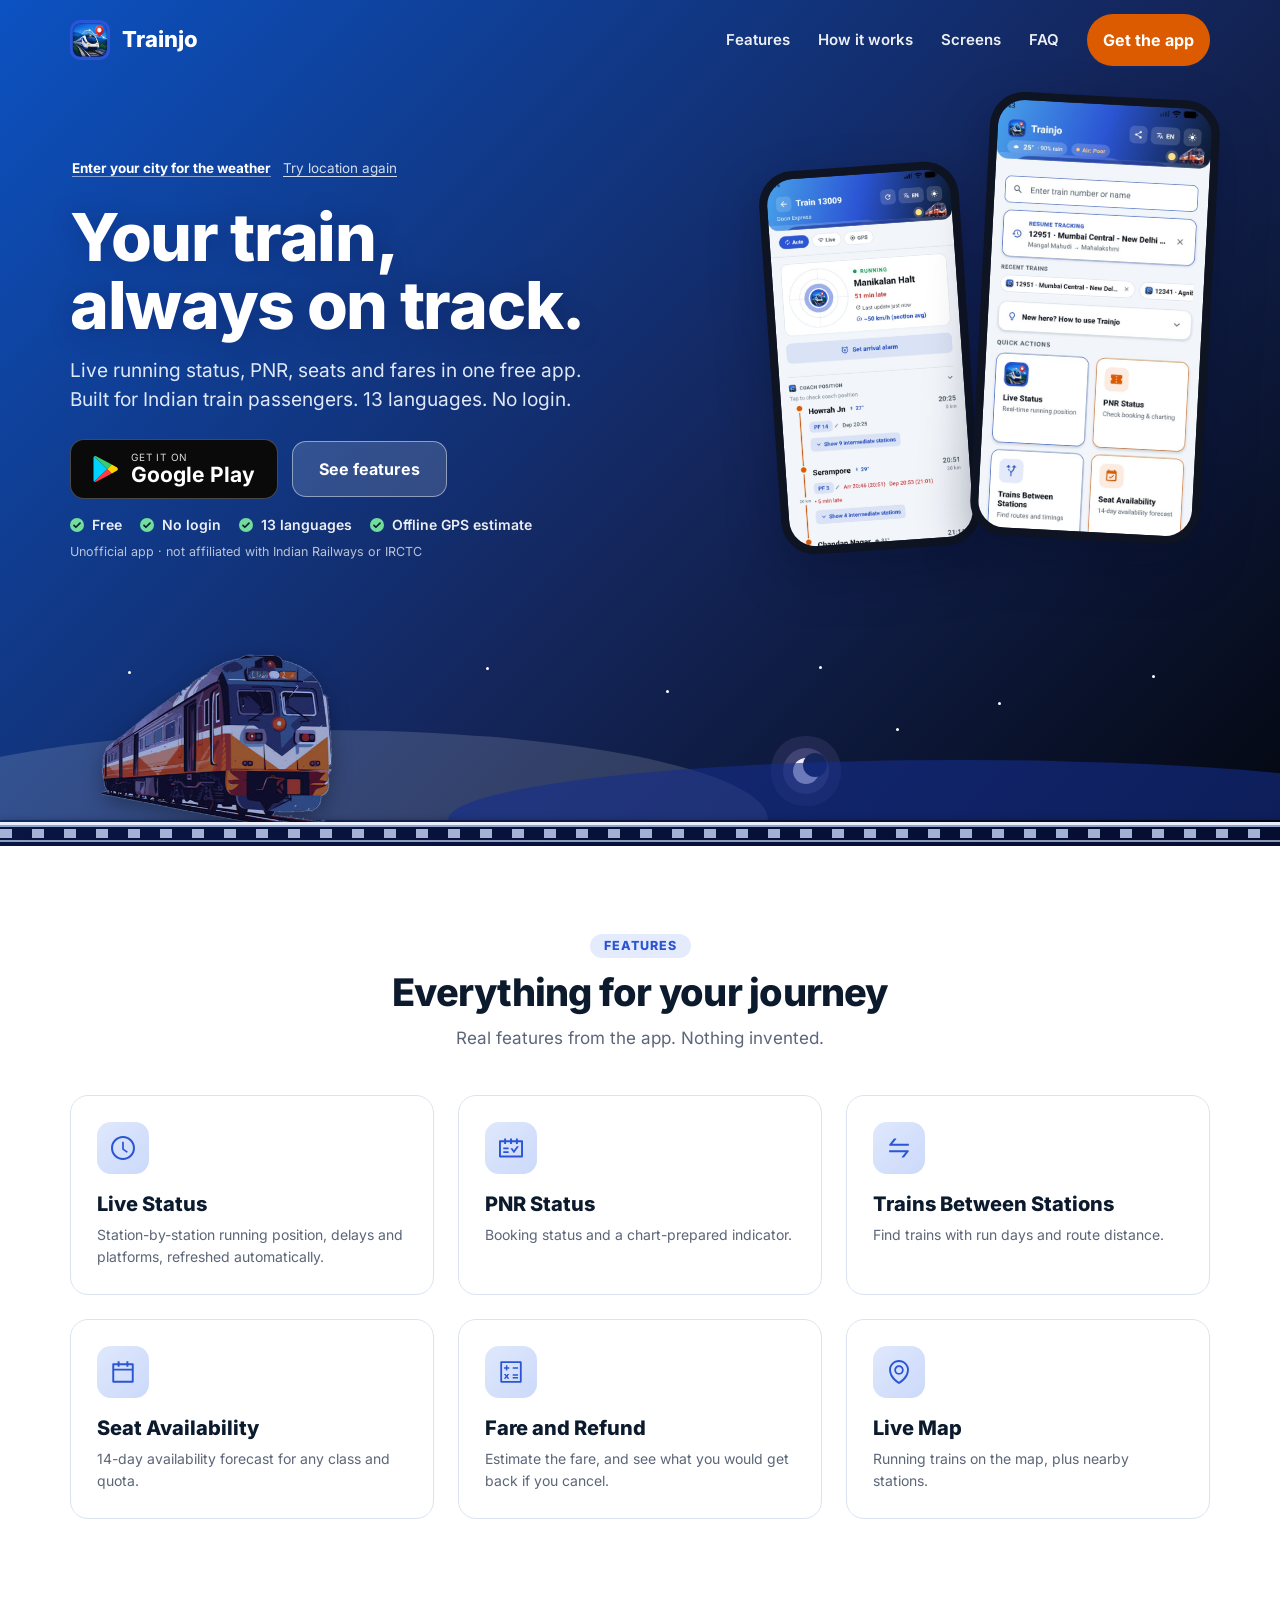
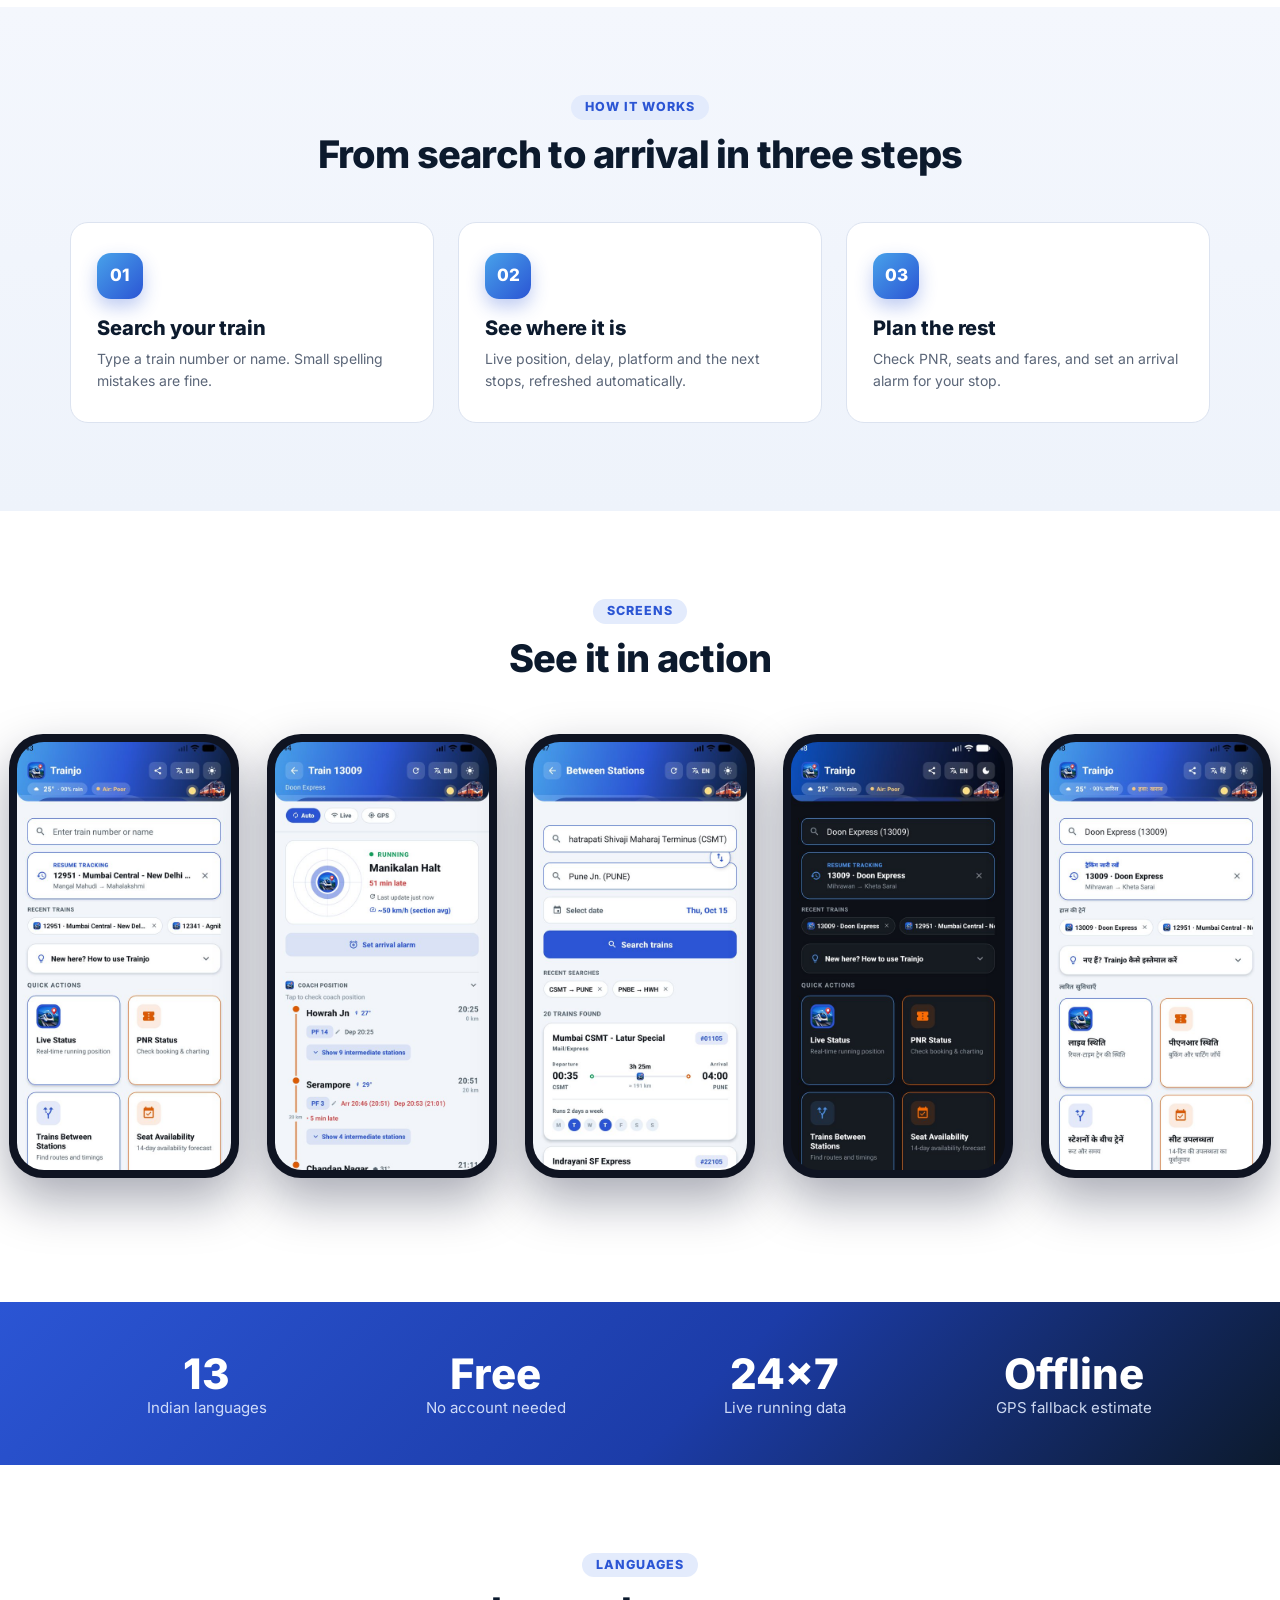
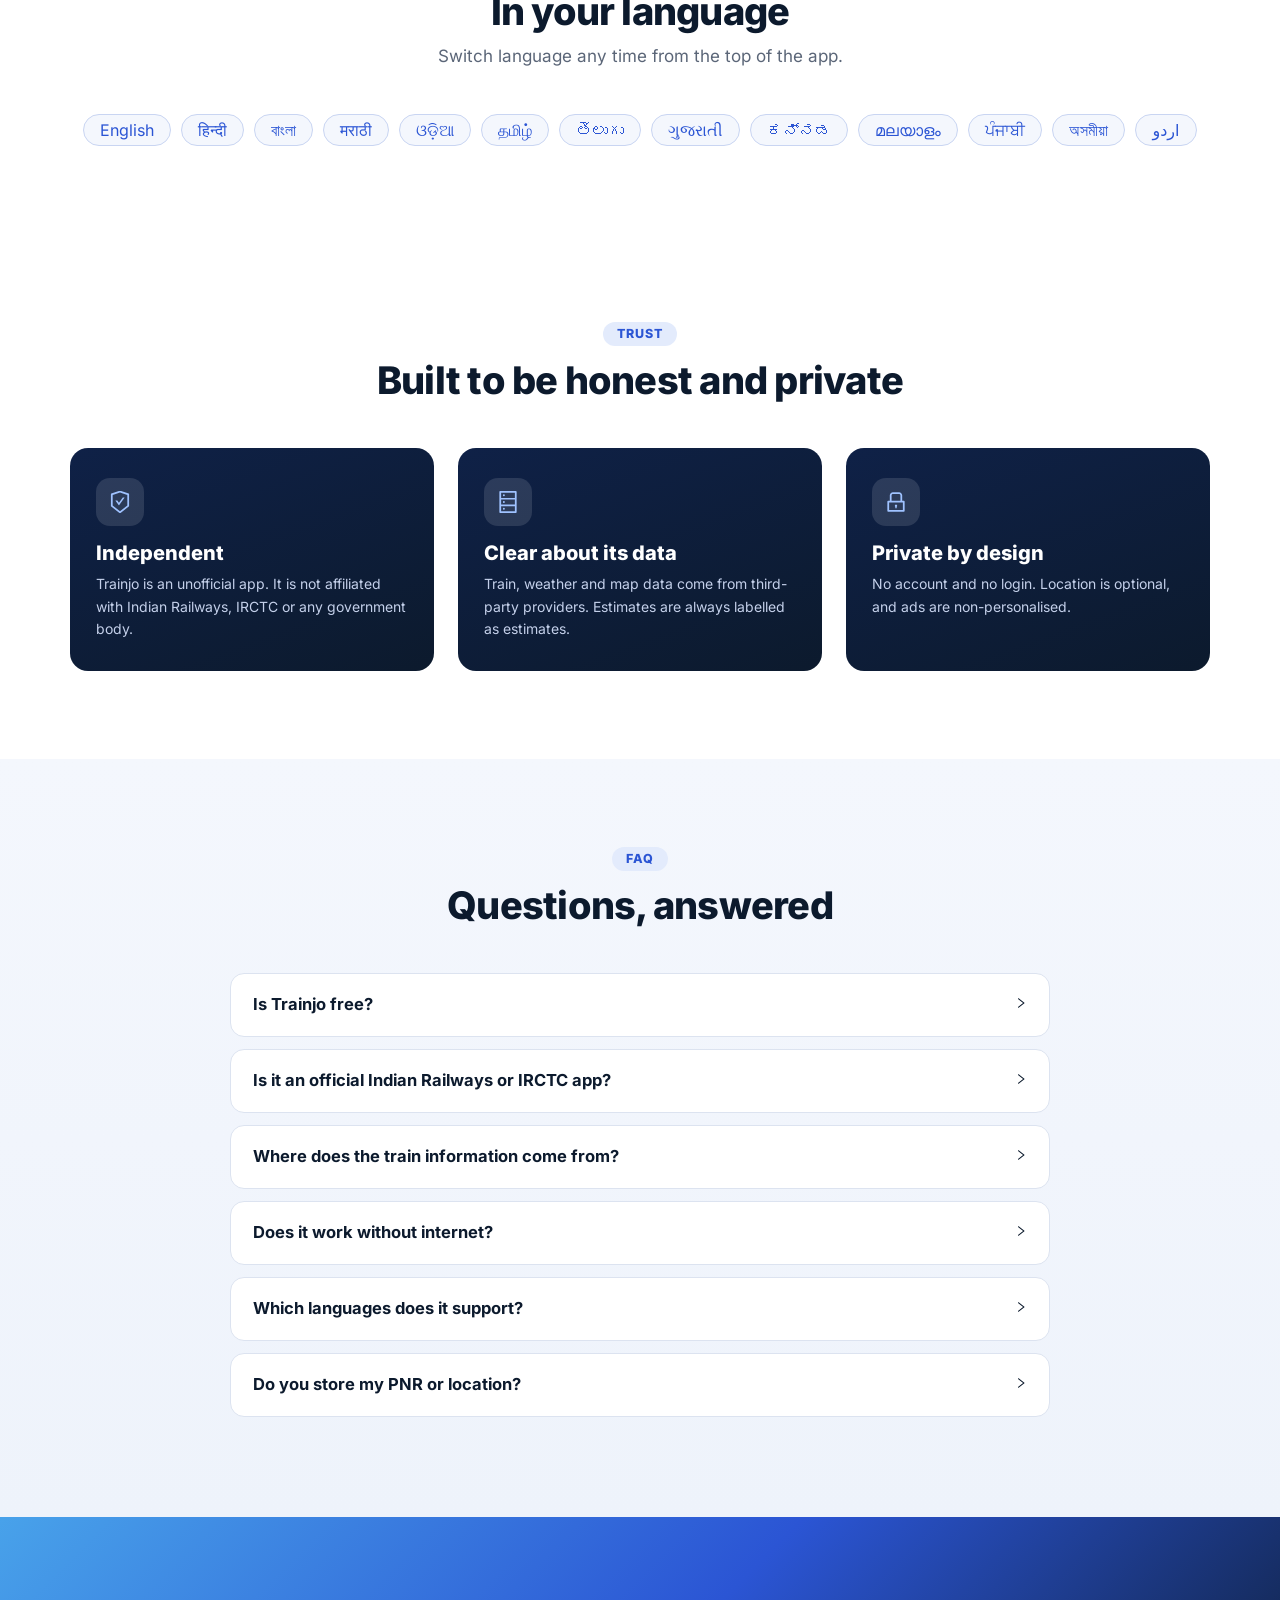
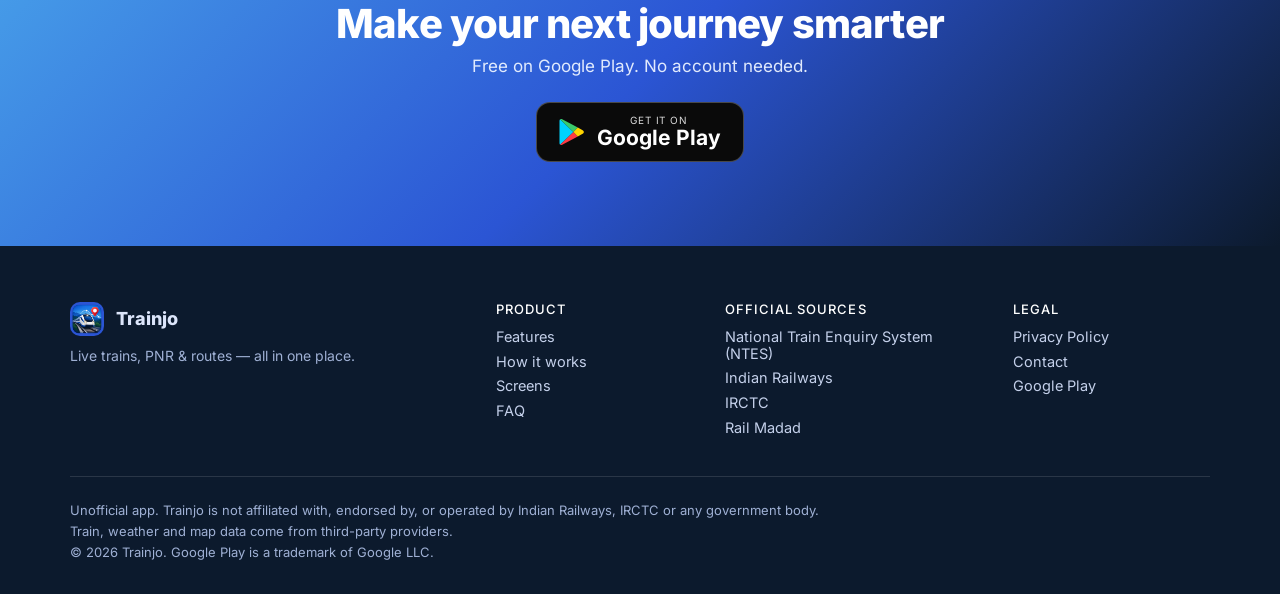
<file: index.html>
<!doctype html>
<html lang="en">
  <head>
    <meta charset="UTF-8" />
    <link rel="icon" type="image/png" href="/img/icon.png" />
    <meta name="viewport" content="width=device-width, initial-scale=1.0" />
    <meta name="theme-color" content="#2B55D4" />
    <title>Trainjo: live train status, PNR, seats and fares</title>
    <meta name="description" content="Trainjo is a free, unofficial app for Indian train passengers: live running status, PNR status, seat availability, fares, trains between stations and a live map, in 13 languages." />
    <meta property="og:title" content="Trainjo: live train status, PNR, seats and fares" />
    <meta property="og:description" content="Free, unofficial companion for Indian train travel. 13 languages. No login." />
    <meta property="og:image" content="https://trainjo.com/img/og.png" />
    <meta property="og:type" content="website" />
    <meta property="og:site_name" content="Trainjo" />
    <meta property="og:url" content="https://trainjo.com/" />
    <link rel="canonical" href="https://trainjo.com/" />
    <link rel="apple-touch-icon" href="/img/icon.png" />
    <script async src="https://pagead2.googlesyndication.com/pagead/js/adsbygoogle.js?client=ca-pub-6498047627051985" crossorigin="anonymous"></script>
    <meta name="twitter:card" content="summary_large_image" />
    <script type="application/ld+json">
      {
        "@context": "https://schema.org",
        "@type": "WebSite",
        "name": "Trainjo",
        "url": "https://trainjo.com/"
      }
    </script>
    <script type="application/ld+json">
      {
        "@context": "https://schema.org",
        "@type": "MobileApplication",
        "name": "Trainjo",
        "operatingSystem": "ANDROID",
        "applicationCategory": "TravelApplication",
        "description": "Free, unofficial app for Indian train passengers: live running status, PNR status, seat availability, fares, trains between stations and a live map, in 13 languages.",
        "offers": { "@type": "Offer", "price": "0", "priceCurrency": "INR" },
        "downloadUrl": "https://play.google.com/store/apps/details?id=com.mukeshthakur.railpulse"
      }
    </script>
    <script type="module" crossorigin src="/assets/index-Do2FTMP2.js"></script>
    <link rel="stylesheet" crossorigin href="/assets/index-GALeiOgY.css">
  </head>
  <body>
    <div id="root"></div>
  </body>
</html>
</file>
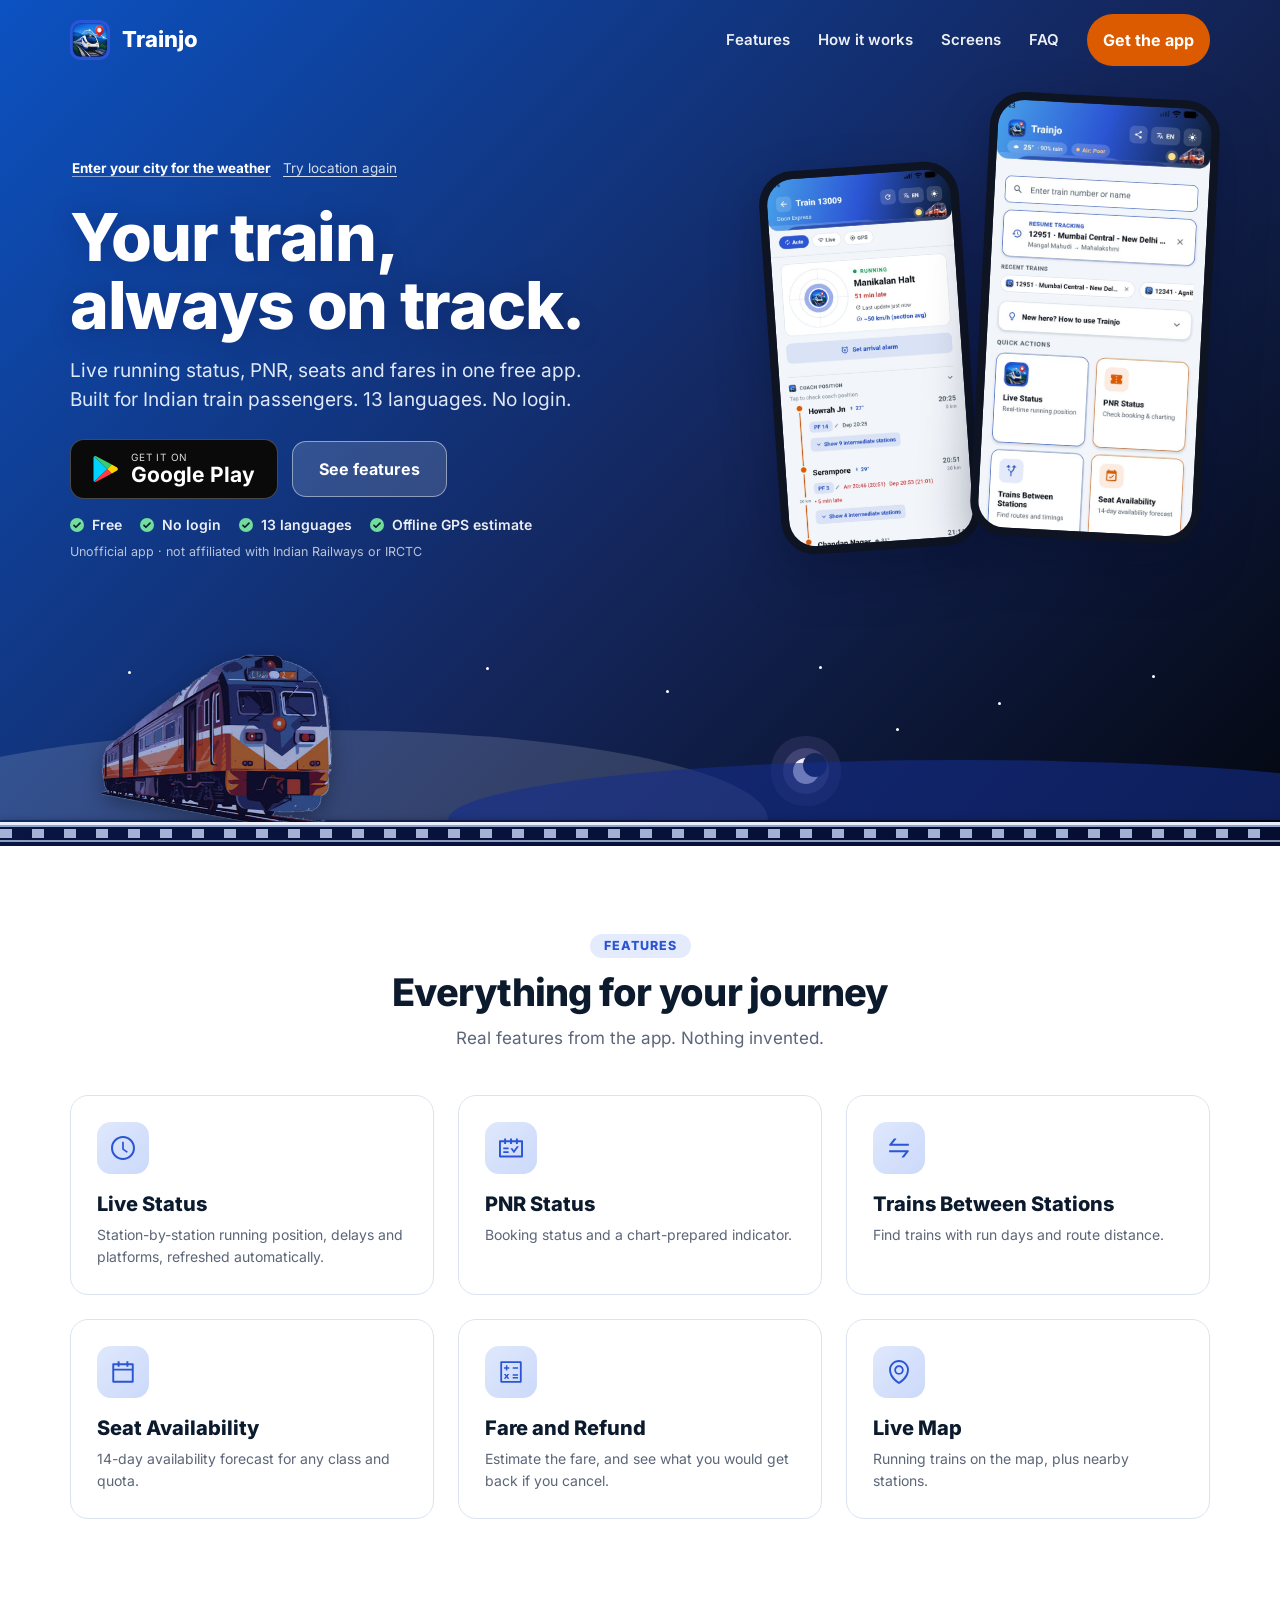
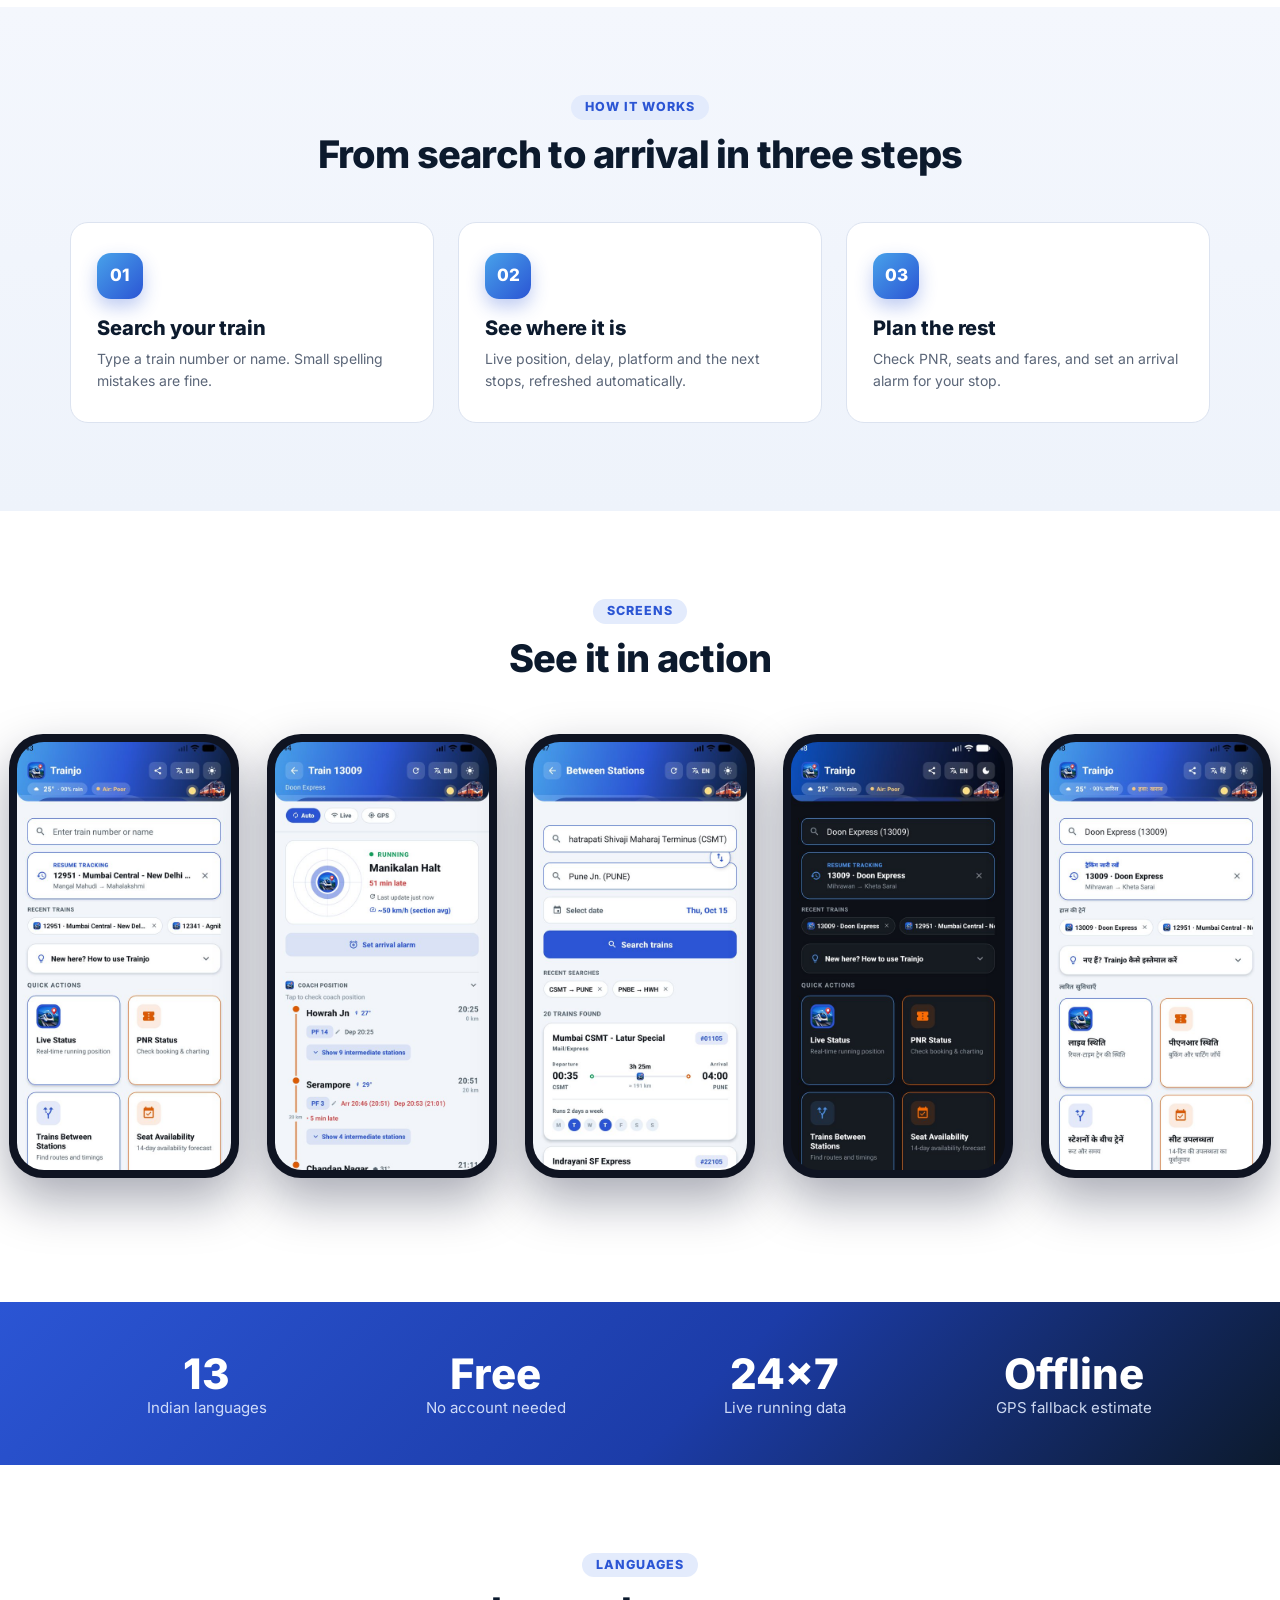
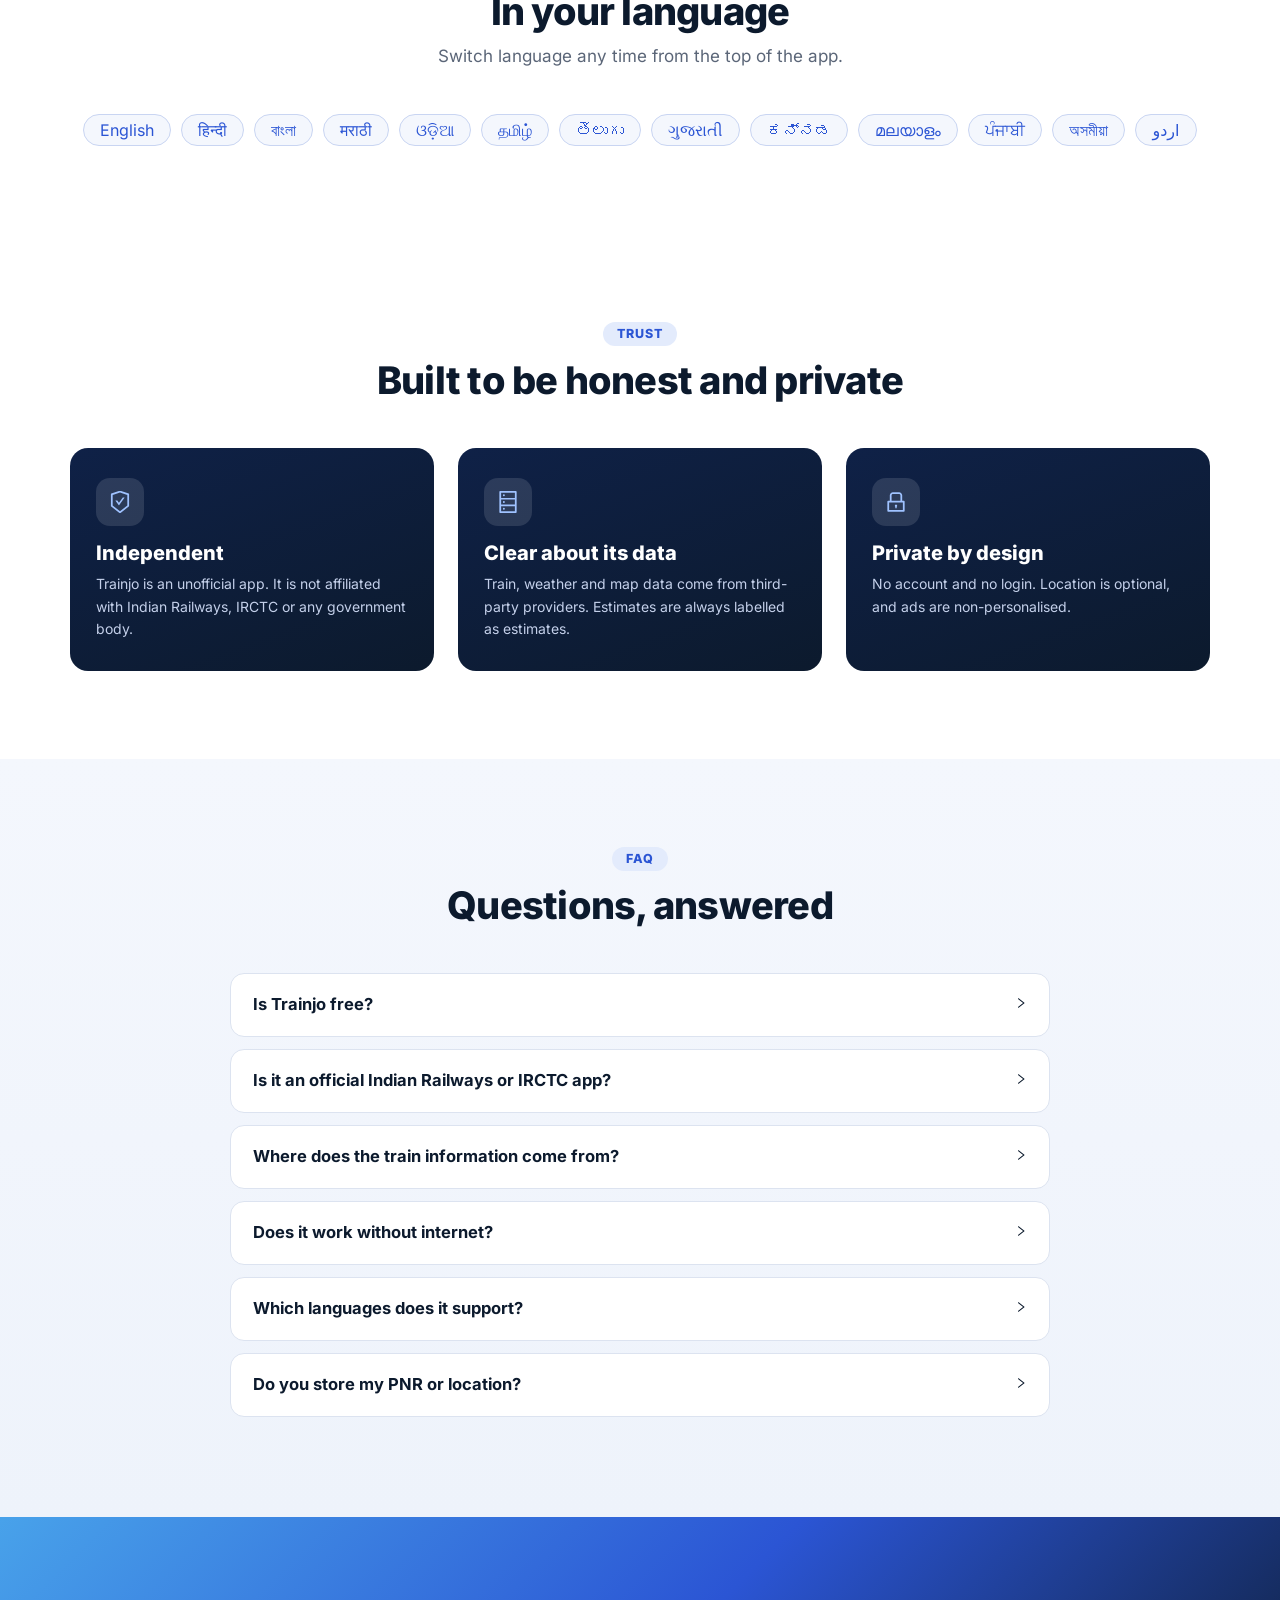
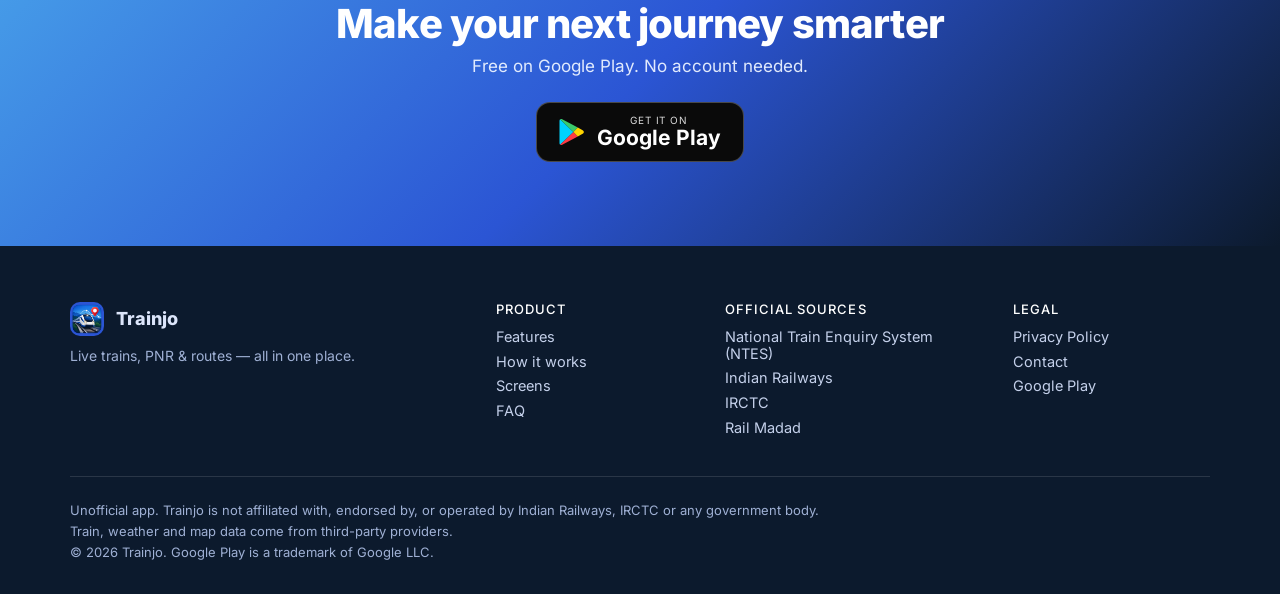
<file: contact/index.html>
<!doctype html>
<html lang="en">
  <head>
    <meta charset="UTF-8" />
    <link rel="icon" type="image/png" href="/img/icon.png" />
    <meta name="viewport" content="width=device-width, initial-scale=1.0" />
    <meta name="theme-color" content="#2B55D4" />
    <title>Contact | Trainjo</title>
    <meta name="description" content="Trainjo is a free, unofficial app for Indian train passengers: live running status, PNR status, seat availability, fares, trains between stations and a live map, in 13 languages." />
    <meta property="og:title" content="Contact | Trainjo" />
    <meta property="og:description" content="Free, unofficial companion for Indian train travel. 13 languages. No login." />
    <meta property="og:image" content="https://trainjo.com/img/og.png" />
    <meta property="og:type" content="website" />
    <meta property="og:site_name" content="Trainjo" />
    <meta property="og:url" content="https://trainjo.com/contact/" />
    <link rel="canonical" href="https://trainjo.com/contact/" />
    <link rel="apple-touch-icon" href="/img/icon.png" />
    <script async src="https://pagead2.googlesyndication.com/pagead/js/adsbygoogle.js?client=ca-pub-6498047627051985" crossorigin="anonymous"></script>
    <meta name="twitter:card" content="summary_large_image" />
    <script type="application/ld+json">
      {
        "@context": "https://schema.org",
        "@type": "WebSite",
        "name": "Trainjo",
        "url": "https://trainjo.com/"
      }
    </script>
    <script type="application/ld+json">
      {
        "@context": "https://schema.org",
        "@type": "MobileApplication",
        "name": "Trainjo",
        "operatingSystem": "ANDROID",
        "applicationCategory": "TravelApplication",
        "description": "Free, unofficial app for Indian train passengers: live running status, PNR status, seat availability, fares, trains between stations and a live map, in 13 languages.",
        "offers": { "@type": "Offer", "price": "0", "priceCurrency": "INR" },
        "downloadUrl": "https://play.google.com/store/apps/details?id=com.mukeshthakur.railpulse"
      }
    </script>
    <script type="module" crossorigin src="/assets/index-Do2FTMP2.js"></script>
    <link rel="stylesheet" crossorigin href="/assets/index-GALeiOgY.css">
  </head>
  <body>
    <div id="root"></div>
  </body>
</html>
</file>
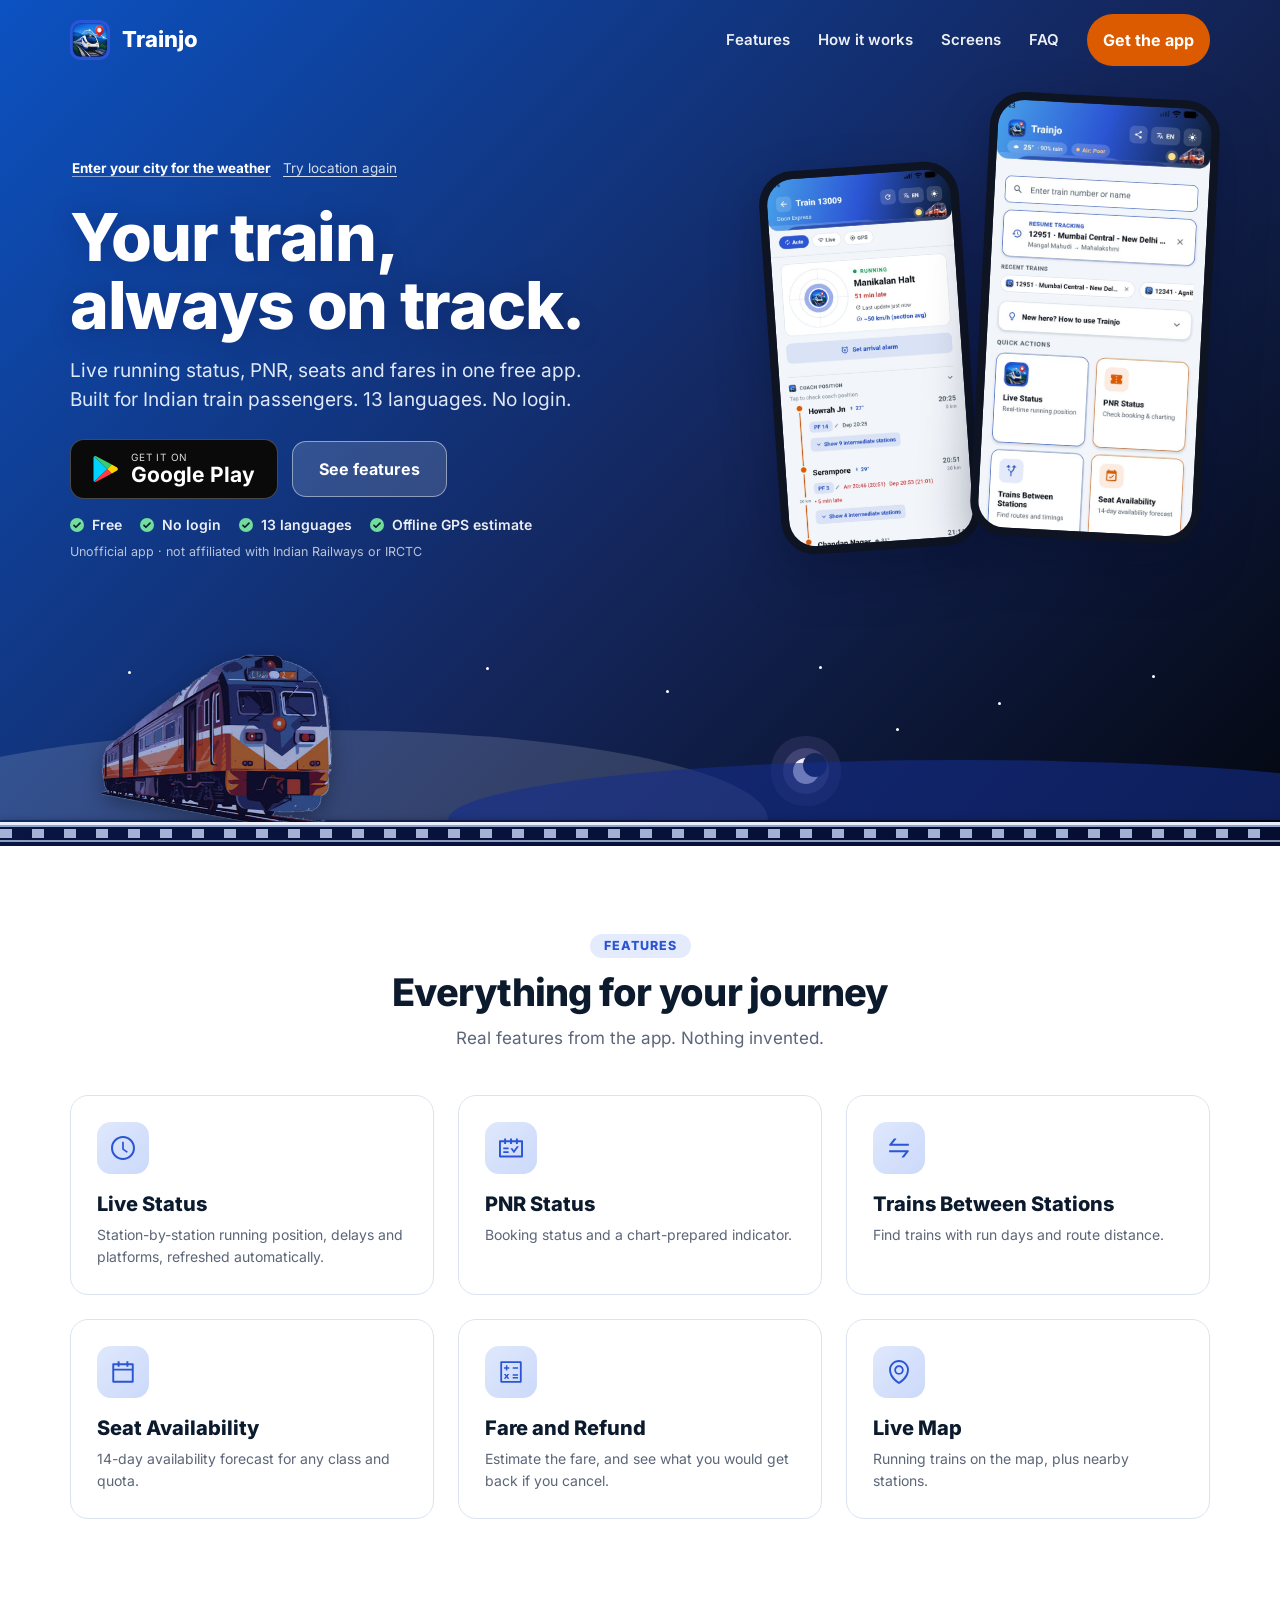
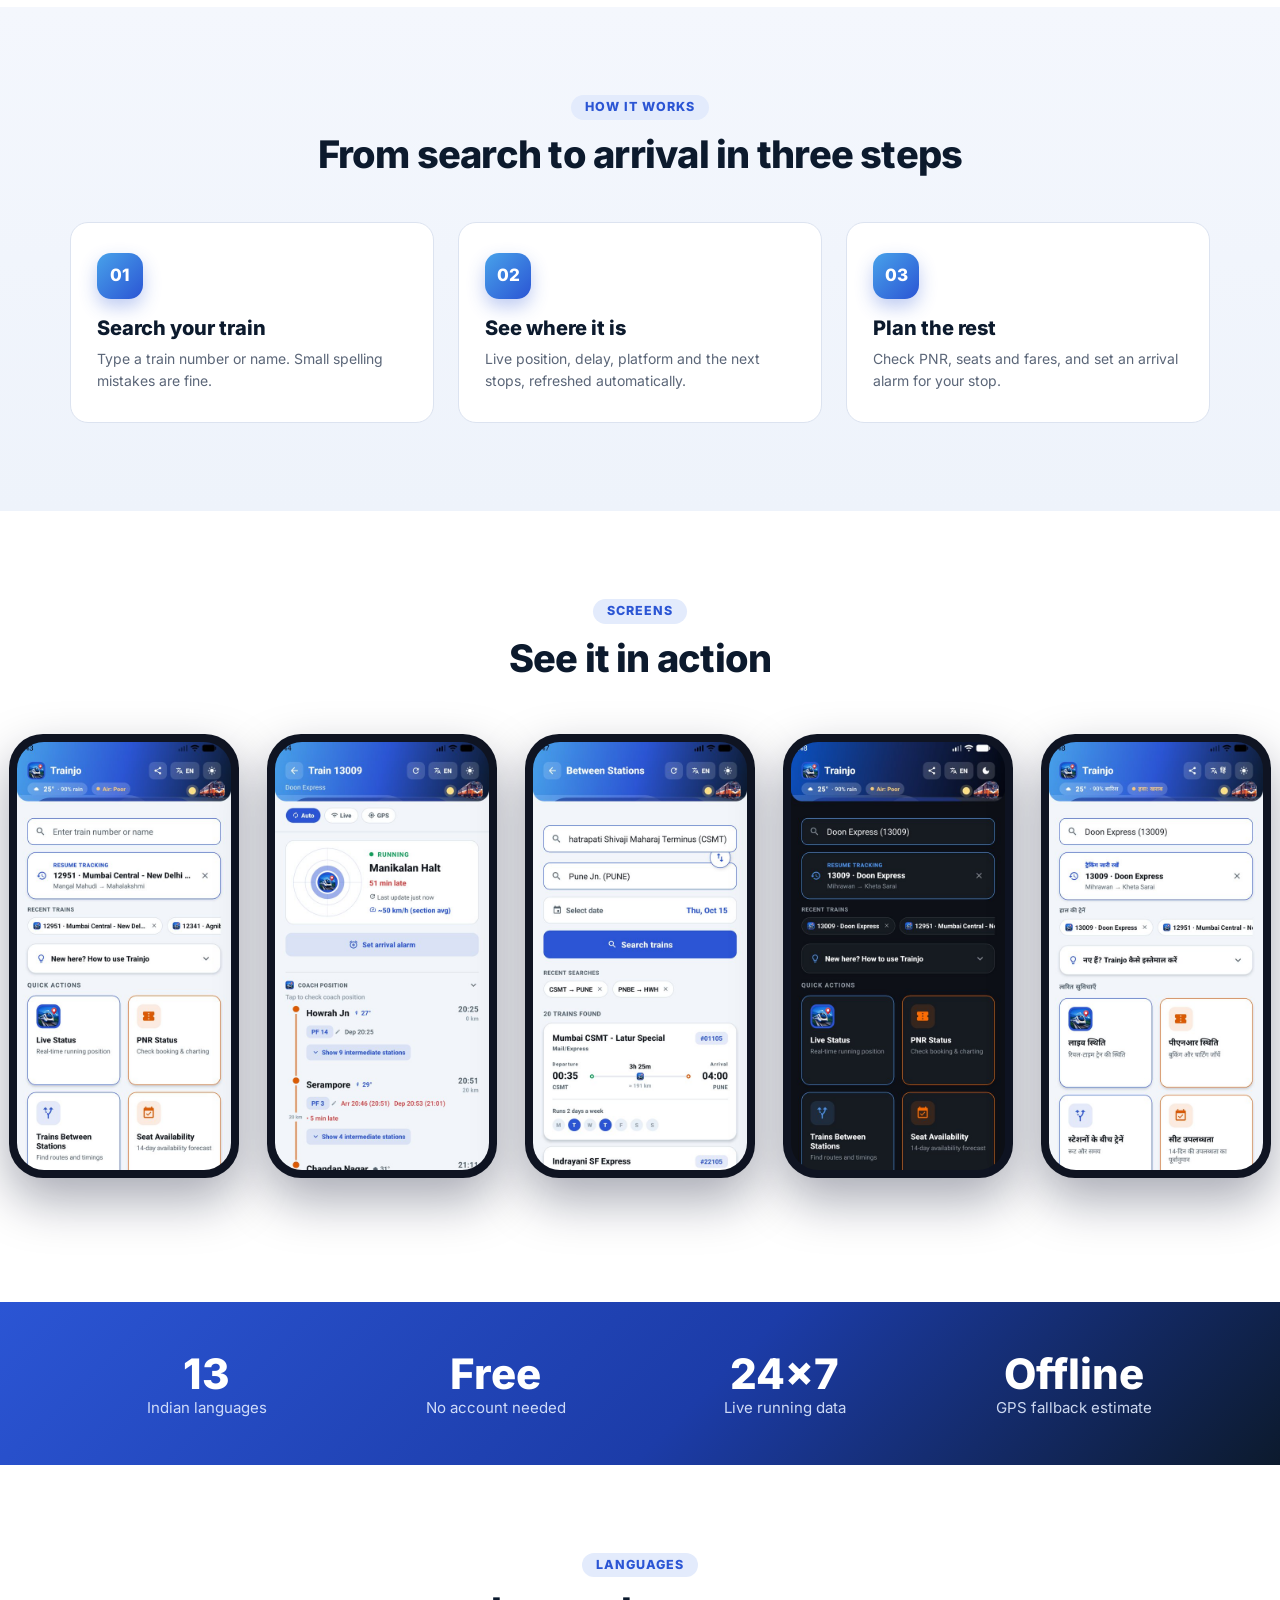
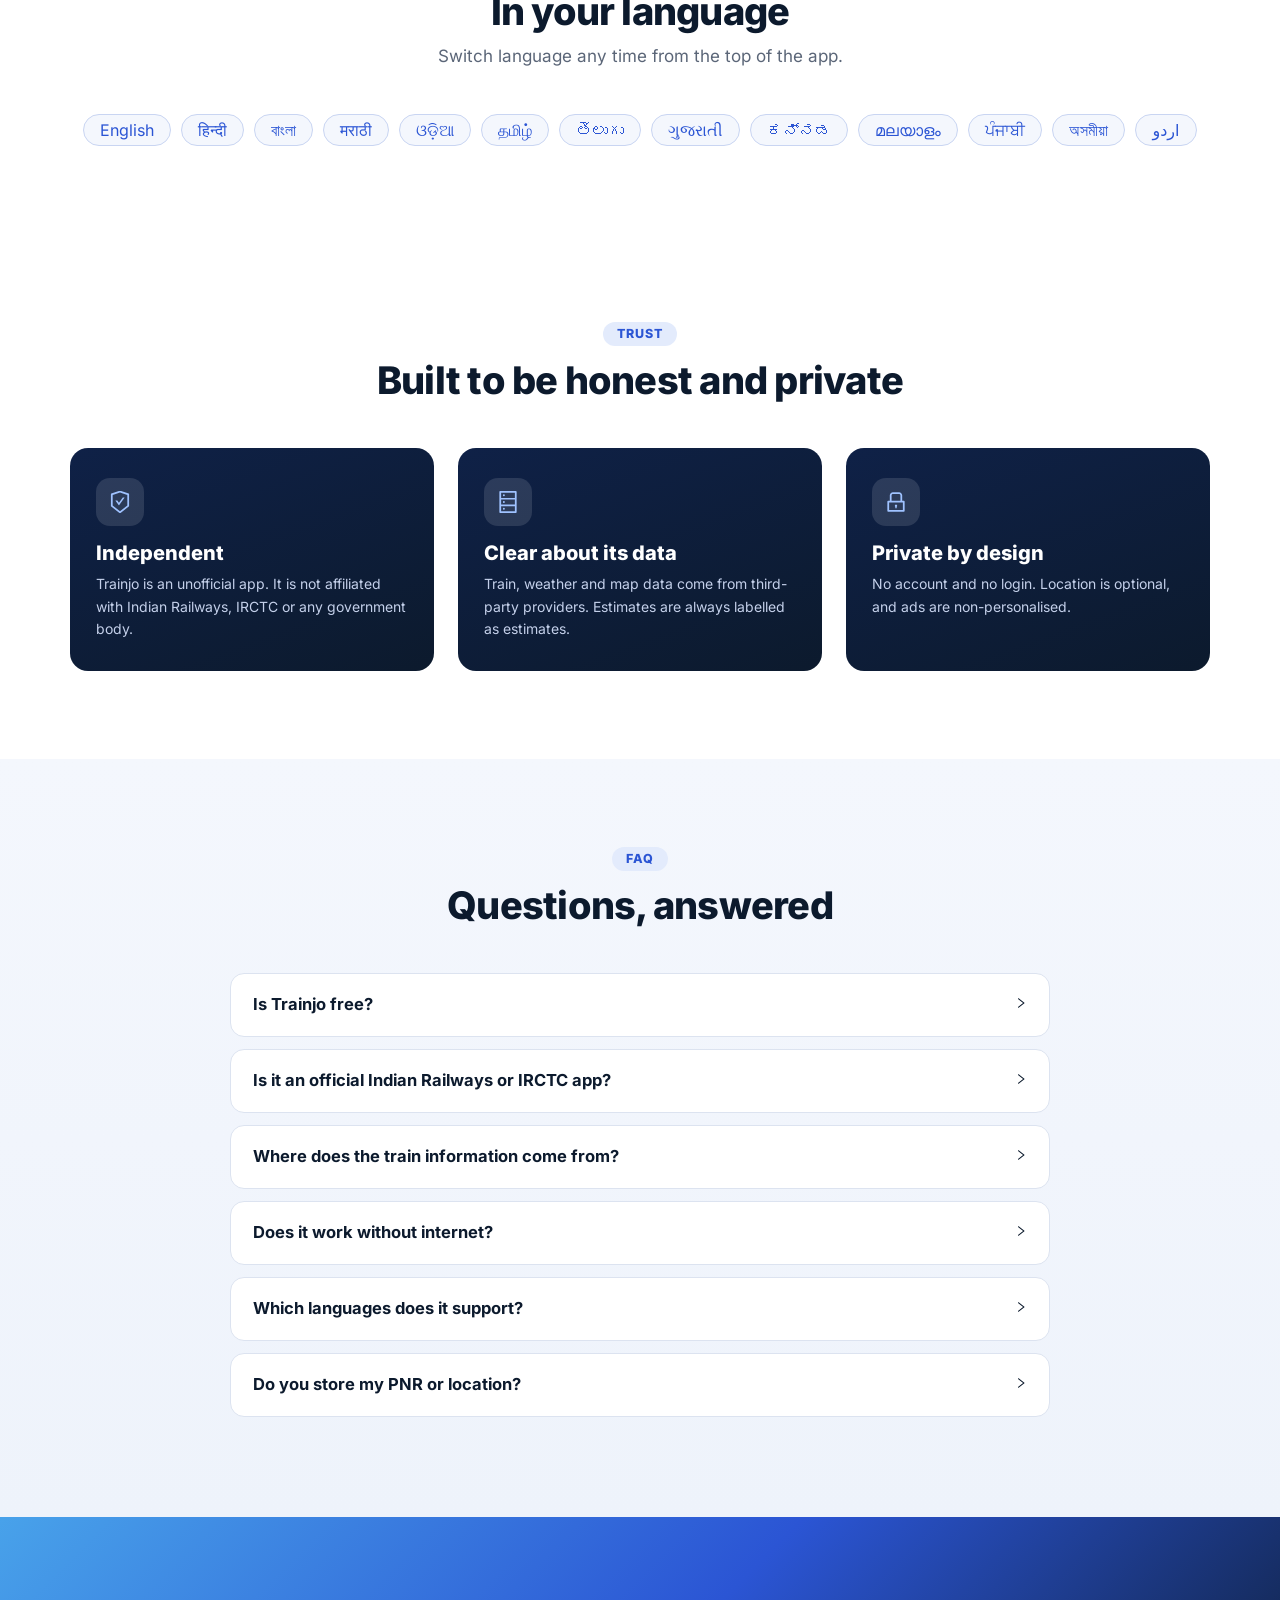
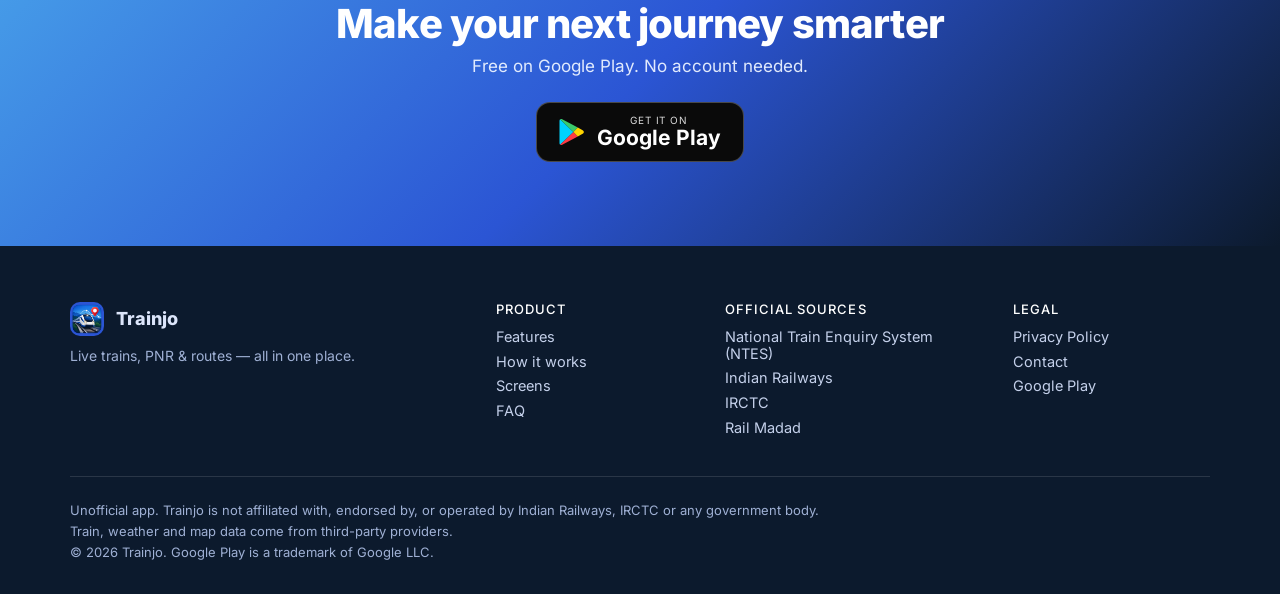
<file: privacy/index.html>
<!doctype html>
<html lang="en">
  <head>
    <meta charset="UTF-8" />
    <link rel="icon" type="image/png" href="/img/icon.png" />
    <meta name="viewport" content="width=device-width, initial-scale=1.0" />
    <meta name="theme-color" content="#2B55D4" />
    <title>Privacy policy | Trainjo</title>
    <meta name="description" content="Trainjo is a free, unofficial app for Indian train passengers: live running status, PNR status, seat availability, fares, trains between stations and a live map, in 13 languages." />
    <meta property="og:title" content="Privacy policy | Trainjo" />
    <meta property="og:description" content="Free, unofficial companion for Indian train travel. 13 languages. No login." />
    <meta property="og:image" content="https://trainjo.com/img/og.png" />
    <meta property="og:type" content="website" />
    <meta property="og:site_name" content="Trainjo" />
    <meta property="og:url" content="https://trainjo.com/privacy/" />
    <link rel="canonical" href="https://trainjo.com/privacy/" />
    <link rel="apple-touch-icon" href="/img/icon.png" />
    <script async src="https://pagead2.googlesyndication.com/pagead/js/adsbygoogle.js?client=ca-pub-6498047627051985" crossorigin="anonymous"></script>
    <meta name="twitter:card" content="summary_large_image" />
    <script type="application/ld+json">
      {
        "@context": "https://schema.org",
        "@type": "WebSite",
        "name": "Trainjo",
        "url": "https://trainjo.com/"
      }
    </script>
    <script type="application/ld+json">
      {
        "@context": "https://schema.org",
        "@type": "MobileApplication",
        "name": "Trainjo",
        "operatingSystem": "ANDROID",
        "applicationCategory": "TravelApplication",
        "description": "Free, unofficial app for Indian train passengers: live running status, PNR status, seat availability, fares, trains between stations and a live map, in 13 languages.",
        "offers": { "@type": "Offer", "price": "0", "priceCurrency": "INR" },
        "downloadUrl": "https://play.google.com/store/apps/details?id=com.mukeshthakur.railpulse"
      }
    </script>
    <script type="module" crossorigin src="/assets/index-Do2FTMP2.js"></script>
    <link rel="stylesheet" crossorigin href="/assets/index-GALeiOgY.css">
  </head>
  <body>
    <div id="root"></div>
  </body>
</html>
</file>
<file: assets/index-GALeiOgY.css>
@font-face{font-family:Inter Variable;font-style:normal;font-display:swap;font-weight:100 900;src:url(/assets/inter-cyrillic-ext-wght-normal-BOeWTOD4.woff2) format("woff2-variations");unicode-range:U+0460-052F,U+1C80-1C8A,U+20B4,U+2DE0-2DFF,U+A640-A69F,U+FE2E-FE2F}@font-face{font-family:Inter Variable;font-style:normal;font-display:swap;font-weight:100 900;src:url(/assets/inter-cyrillic-wght-normal-DqGufNeO.woff2) format("woff2-variations");unicode-range:U+0301,U+0400-045F,U+0490-0491,U+04B0-04B1,U+2116}@font-face{font-family:Inter Variable;font-style:normal;font-display:swap;font-weight:100 900;src:url(/assets/inter-greek-ext-wght-normal-DlzME5K_.woff2) format("woff2-variations");unicode-range:U+1F00-1FFF}@font-face{font-family:Inter Variable;font-style:normal;font-display:swap;font-weight:100 900;src:url(/assets/inter-greek-wght-normal-CkhJZR-_.woff2) format("woff2-variations");unicode-range:U+0370-0377,U+037A-037F,U+0384-038A,U+038C,U+038E-03A1,U+03A3-03FF}@font-face{font-family:Inter Variable;font-style:normal;font-display:swap;font-weight:100 900;src:url(/assets/inter-vietnamese-wght-normal-CBcvBZtf.woff2) format("woff2-variations");unicode-range:U+0102-0103,U+0110-0111,U+0128-0129,U+0168-0169,U+01A0-01A1,U+01AF-01B0,U+0300-0301,U+0303-0304,U+0308-0309,U+0323,U+0329,U+1EA0-1EF9,U+20AB}@font-face{font-family:Inter Variable;font-style:normal;font-display:swap;font-weight:100 900;src:url(/assets/inter-latin-ext-wght-normal-DO1Apj_S.woff2) format("woff2-variations");unicode-range:U+0100-02BA,U+02BD-02C5,U+02C7-02CC,U+02CE-02D7,U+02DD-02FF,U+0304,U+0308,U+0329,U+1D00-1DBF,U+1E00-1E9F,U+1EF2-1EFF,U+2020,U+20A0-20AB,U+20AD-20C0,U+2113,U+2C60-2C7F,U+A720-A7FF}@font-face{font-family:Inter Variable;font-style:normal;font-display:swap;font-weight:100 900;src:url(/assets/inter-latin-wght-normal-Dx4kXJAl.woff2) format("woff2-variations");unicode-range:U+0000-00FF,U+0131,U+0152-0153,U+02BB-02BC,U+02C6,U+02DA,U+02DC,U+0304,U+0308,U+0329,U+2000-206F,U+20AC,U+2122,U+2191,U+2193,U+2212,U+2215,U+FEFF,U+FFFD}html,body{width:100%;height:100%}input::-ms-clear,input::-ms-reveal{display:none}*,*:before,*:after{box-sizing:border-box}html{font-family:sans-serif;line-height:1.15;-webkit-text-size-adjust:100%;-ms-text-size-adjust:100%;-ms-overflow-style:scrollbar;-webkit-tap-highlight-color:rgba(0,0,0,0)}@-ms-viewport{width:device-width}body{margin:0}[tabindex="-1"]:focus{outline:none}hr{box-sizing:content-box;height:0;overflow:visible}h1,h2,h3,h4,h5,h6{margin-top:0;margin-bottom:.5em;font-weight:500}p{margin-top:0;margin-bottom:1em}abbr[title],abbr[data-original-title]{-webkit-text-decoration:underline dotted;text-decoration:underline dotted;border-bottom:0;cursor:help}address{margin-bottom:1em;font-style:normal;line-height:inherit}input[type=text],input[type=password],input[type=number],textarea{-webkit-appearance:none}ol,ul,dl{margin-top:0;margin-bottom:1em}ol ol,ul ul,ol ul,ul ol{margin-bottom:0}dt{font-weight:500}dd{margin-bottom:.5em;margin-left:0}blockquote{margin:0 0 1em}dfn{font-style:italic}b,strong{font-weight:bolder}small{font-size:80%}sub,sup{position:relative;font-size:75%;line-height:0;vertical-align:baseline}sub{bottom:-.25em}sup{top:-.5em}pre,code,kbd,samp{font-size:1em;font-family:SFMono-Regular,Consolas,Liberation Mono,Menlo,Courier,monospace}pre{margin-top:0;margin-bottom:1em;overflow:auto}figure{margin:0 0 1em}img{vertical-align:middle;border-style:none}a,area,button,[role=button],input:not([type=range]),label,select,summary,textarea{touch-action:manipulation}table{border-collapse:collapse}caption{padding-top:.75em;padding-bottom:.3em;text-align:left;caption-side:bottom}input,button,select,optgroup,textarea{margin:0;color:inherit;font-size:inherit;font-family:inherit;line-height:inherit}button,input{overflow:visible}button,select{text-transform:none}button,html [type=button],[type=reset],[type=submit]{-webkit-appearance:button}button::-moz-focus-inner,[type=button]::-moz-focus-inner,[type=reset]::-moz-focus-inner,[type=submit]::-moz-focus-inner{padding:0;border-style:none}input[type=radio],input[type=checkbox]{box-sizing:border-box;padding:0}input[type=date],input[type=time],input[type=datetime-local],input[type=month]{-webkit-appearance:listbox}textarea{overflow:auto;resize:vertical}fieldset{min-width:0;margin:0;padding:0;border:0}legend{display:block;width:100%;max-width:100%;margin-bottom:.5em;padding:0;color:inherit;font-size:1.5em;line-height:inherit;white-space:normal}progress{vertical-align:baseline}[type=number]::-webkit-inner-spin-button,[type=number]::-webkit-outer-spin-button{height:auto}[type=search]{outline-offset:-2px;-webkit-appearance:none}[type=search]::-webkit-search-cancel-button,[type=search]::-webkit-search-decoration{-webkit-appearance:none}::-webkit-file-upload-button{font:inherit;-webkit-appearance:button}output{display:inline-block}summary{display:list-item}template{display:none}[hidden]{display:none!important}mark{padding:.2em;background-color:#feffe6}:root{--primary: #2b55d4;--sky: #48a2ea;--navy: #0c1a2d;--deep: #122e9a;--accent: #dc5a00;--light: #f0f4fb;--muted: #5b6678}*{box-sizing:border-box}html{scroll-behavior:smooth}body{margin:0;color:var(--navy);background:#fff;-webkit-font-smoothing:antialiased;font-family:Inter Variable,Inter,Segoe UI,Roboto,Noto Sans,Noto Sans Devanagari,system-ui,-apple-system,sans-serif}img{max-width:100%;height:auto}.container{width:100%;max-width:1140px;margin:0 auto;padding:0 20px}.site-header{position:absolute;top:0;left:0;right:0;z-index:20;padding:14px 0}.site-header--solid{position:static;background:linear-gradient(135deg,var(--sky),var(--primary) 55%,var(--navy))}.site-header__row{display:flex;align-items:center;justify-content:space-between}.brand{display:flex;align-items:center;gap:12px;color:#fff;font-weight:800;font-size:22px;text-decoration:none}.brand img{border-radius:10px}.brand--small{font-size:18px}.site-header__nav{display:flex;align-items:center;gap:28px}.nav-link{color:#ffffffeb;font-weight:600;text-decoration:none}.nav-link:hover{color:#fff;text-decoration:underline}.cta-orange.ant-btn-primary{background:var(--accent)}.cta-orange.ant-btn-primary:hover{background:#f06a0a!important}.drawer-nav{display:flex;flex-direction:column;gap:6px}.drawer-nav .nav-link{color:var(--navy);padding:10px 0;font-size:17px}.hero{position:relative;overflow:hidden;color:#fff;padding-top:96px;background:linear-gradient(135deg,#48a2ea,#2b55d4 55%,#0c1a2d)}.hero--night{background:linear-gradient(135deg,#0c52c2,#14265c 55%,#04070f)}.hero__body{position:relative;z-index:5;display:flex;align-items:center;justify-content:space-between;gap:24px;padding-bottom:230px;min-height:560px}.hero__copy{flex:1 1 52%;max-width:560px}.hero h1{margin:0 0 18px;font-size:clamp(38px,6vw,66px);line-height:1.04;font-weight:800;letter-spacing:-.02em;color:#fff}.hero__sub{font-size:clamp(16px,2vw,19px);line-height:1.55;color:#ebf2fff2;margin:0 0 28px}.hero__actions{display:flex;flex-wrap:wrap;gap:14px;align-items:center}.hero__note{margin:18px 0 0;font-size:13.5px;color:#ffffffc7}.ghost-btn{display:inline-flex;align-items:center;height:56px;padding:0 26px;border-radius:14px;font-weight:700;color:#fff;text-decoration:none;background:#ffffff24;border:1px solid rgba(255,255,255,.45)}.ghost-btn:hover{background:#ffffff3d;color:#fff}.hero__phones{position:relative;flex:0 0 auto;width:440px;height:520px}.hero__phones .phone{position:absolute}.phone--back{left:0;top:70px;transform:rotate(-4deg)}.phone--front{right:0;top:0;transform:rotate(3deg)}.play-btn{display:inline-flex;align-items:center;gap:12px;padding:0 22px;background:#0a0a0a;color:#fff;border-radius:14px;text-decoration:none;border:1px solid rgba(255,255,255,.25);transition:transform .15s ease,box-shadow .15s ease}.play-btn:hover{color:#fff;transform:translateY(-2px);box-shadow:0 10px 24px #00000059}.play-btn--lg{height:60px}.play-btn--md{height:48px;padding:0 16px}.play-btn span{display:flex;flex-direction:column;line-height:1.1}.play-btn small{font-size:10px;letter-spacing:.08em;opacity:.85}.play-btn strong{font-size:21px}.phone{padding:8px;background:#0f1422;border-radius:34px;box-shadow:0 22px 50px #050c2859}.phone img{display:block;width:100%;border-radius:27px;background:#dfe6f5}.scene{position:absolute;left:0;right:0;bottom:0;height:190px;z-index:4;pointer-events:none}.scene__sky{position:absolute;top:0;right:0;bottom:0;left:0}.scene__orb{position:absolute;right:36%;bottom:62px;width:26px;height:26px;border-radius:50%}.scene__sky.is-day .scene__orb{background:#ffe08a;box-shadow:0 0 0 10px #ffe08a33,0 0 0 22px #ffe08a1a}.scene__sky.is-night .scene__orb{background:#f2eeff;box-shadow:0 0 0 10px #beafff33,0 0 0 22px #beafff1a}.scene__sky.is-night .scene__orb:after{content:"";position:absolute;right:-8px;top:-5px;width:24px;height:24px;border-radius:50%;background:#14265c}.scene__hill{position:absolute;bottom:26px;border-radius:50% 50% 0 0/100% 100% 0 0}.scene__hill--back{left:-10%;width:70%;height:90px;background:#ffffff24}.scene__hill--front{right:-15%;width:80%;height:60px;background:#142d8c99}.scene__track{position:absolute;left:0;right:0;bottom:0;height:24px;background:linear-gradient(180deg,#e8eefc 0,#e8eefc 3px,#8fa2cc 3px,#8fa2cc 5px,#061038d1 5px,#061038d1);box-shadow:0 -2px 6px #00000040}.scene__track:before{content:"";position:absolute;left:0;right:0;top:7px;height:9px;background-image:linear-gradient(90deg,rgba(190,205,240,.85) 0 12px,transparent 12px);background-size:32px 9px;background-repeat:repeat-x;animation:sleepers .6s linear infinite}.scene__track:after{content:"";position:absolute;left:0;right:0;bottom:4px;height:2px;background:#c8d6f5b3}.scene--arrived .scene__track:before{animation:none}.scene__train{position:absolute;bottom:21px;left:8%;width:230px;animation:roll-in 3.1s cubic-bezier(.18,.7,.25,1) both}.scene__train img{display:block;width:100%;filter:drop-shadow(0 6px 10px rgba(0,0,0,.3));animation:rock 1.1s ease-in-out infinite alternate}.scene--arrived .scene__train img{animation:none}.scene__lines{position:absolute;left:-80px;top:50%;width:70px;height:28px;background:repeating-linear-gradient(0deg,rgba(255,255,255,.8) 0 3px,transparent 3px 11px);border-radius:3px;opacity:.8;animation:lines-fade 3.1s ease-out both;-webkit-mask-image:linear-gradient(90deg,transparent,#000);mask-image:linear-gradient(90deg,transparent,#000)}@keyframes roll-in{0%{transform:translate(-60vw) scale(.8);opacity:0}12%{opacity:1}to{transform:translate(0) scale(1);opacity:1}}@keyframes sleepers{0%{background-position:0 0}to{background-position:-32px 0}}@keyframes rock{0%{transform:translateY(0)}to{transform:translateY(-1px)}}@keyframes lines-fade{0%,70%{opacity:.8}to{opacity:0}}@media (prefers-reduced-motion: reduce){.scene__train,.scene__train img,.scene__track:before,.scene__lines{animation:none!important}html{scroll-behavior:auto}}.wx-row{display:flex;flex-wrap:wrap;align-items:center;gap:10px;margin:0 0 22px;min-height:36px}.wx-pill{display:inline-flex;align-items:center;gap:8px;height:36px;padding:0 14px;border-radius:999px;background:#ffffff2e;color:#fff;font-size:14px;border:0;-webkit-backdrop-filter:blur(6px);backdrop-filter:blur(6px)}.wx-row--col{flex-direction:column;align-items:flex-start}.wx-note{color:#ffffffe6;font-size:13.5px}.wx-place{font-weight:700}.wx-city.ant-input-search{max-width:340px}.wx-city .ant-input-affix-wrapper,.wx-city .ant-input{background:#fffffff2}.wx-pill strong{font-size:16px}.wx-rain{color:#ffffffd9}.wx-air{cursor:pointer;font-weight:700}.wx-dot{width:9px;height:9px;border-radius:50%}.wx-btn.ant-btn{background:#ffffff29;border-color:#fff6;color:#fff;height:38px;font-weight:600}.wx-btn.ant-btn:hover:not(:disabled){background:#ffffff42!important;border-color:#fff!important;color:#fff!important}.wx-btn.ant-btn:disabled{color:#fffc;background:#ffffff1f}.hero--wet{background:linear-gradient(135deg,#3a6fb0,#24449a 55%,#0c1a2d)}.hero--wet.hero--night{background:linear-gradient(135deg,#14305f,#0f1d4a 55%,#04070f)}.fx{position:absolute;top:0;right:0;bottom:0;left:0;z-index:3;pointer-events:none;overflow:hidden}.fx__drop{position:absolute;top:-20px;border-radius:2px;background:#fff}.fx__drop--rain{opacity:.55;animation:fall linear infinite}.fx__drop--snow{opacity:.85;border-radius:50%;animation:snow linear infinite}.fx__flash{position:absolute;top:0;right:0;bottom:0;left:0;background:#fff;opacity:0;animation:flash 6s ease-out infinite}@keyframes fall{0%{transform:translateY(0)}to{transform:translateY(110vh)}}@keyframes snow{0%{transform:translate(0)}50%{transform:translate(14px,55vh)}to{transform:translate(-6px,110vh)}}@keyframes flash{0%,88%,to{opacity:0}90%{opacity:.4}92%{opacity:.05}94%{opacity:.32}}.scene__star{position:absolute;width:3px;height:3px;border-radius:50%;background:#fff;animation:twinkle 3s ease-in-out infinite}@keyframes twinkle{0%,to{opacity:.25}50%{opacity:1}}.scene__sky.is-hot .scene__orb{width:40px;height:40px;background:var(--accent);box-shadow:0 0 0 14px #dc5a004d,0 0 0 32px #dc5a0026}@media (prefers-reduced-motion: reduce){.fx__drop,.fx__flash,.scene__star{animation:none!important}}.section{padding:72px 0}.section--light{background:var(--light)}.section__head{text-align:center;margin-bottom:40px}.section__title.ant-typography{margin:0 0 8px;font-size:clamp(28px,4vw,38px);font-weight:800;letter-spacing:-.01em}.section__sub.ant-typography{margin:0;color:var(--muted);font-size:17px}.feature-card{height:100%;border-color:#dce3f0}.feature-card__icon{width:52px;height:52px;border-radius:14px;background:#e1e9fb;color:var(--primary);display:flex;align-items:center;justify-content:center;font-size:24px;margin-bottom:16px}.feature-card__title.ant-typography{margin:0 0 6px;font-weight:800}.feature-card__text.ant-typography{margin:0;color:var(--muted)}.screens{padding-bottom:28px}.screens__slide{display:flex!important;justify-content:center;padding:8px 0 24px}.stats{background:linear-gradient(135deg,#2b55d4,#1c3ca8 55%,#0c1a2d);color:#fff;padding:44px 0}.stats__row{display:grid;grid-template-columns:repeat(4,1fr);gap:16px;text-align:center}.stat strong{display:block;font-size:clamp(28px,4vw,42px);font-weight:800}.stat span{color:#e1ebffe6;font-size:15px}.langs{display:flex;flex-wrap:wrap;justify-content:center;gap:10px}.lang-tag.ant-tag{font-size:17px;padding:6px 18px;border-radius:999px;border-color:#c9d5f2;background:#f4f7fd;color:var(--primary);margin:0}.cta{display:flex;justify-content:center}.cta .play-btn{background:#0a0a0a}.site-footer{background:var(--navy);color:#c8d2e8;padding:36px 0 28px}.site-footer__row{display:flex;flex-wrap:wrap;gap:16px;align-items:center;justify-content:space-between;margin-bottom:18px}.site-footer__nav{display:flex;gap:24px}.site-footer a{color:#dce5fa;text-decoration:none}.site-footer a:hover{text-decoration:underline}.site-footer__note{margin:6px 0;font-size:13px;color:#9fb0d4;max-width:860px}.doc{padding-top:40px;padding-bottom:64px;max-width:820px}.doc ul{padding-left:22px;margin:0 0 16px}.doc h3.ant-typography{margin-top:28px}.doc li{margin:4px 0}@media (max-width: 860px){.hero{padding-top:84px}.hero__body{flex-direction:column;align-items:flex-start;padding-bottom:250px;min-height:0}.hero__phones{width:100%;max-width:380px;height:440px;margin:8px auto 0}.phone--back{left:6px;width:170px!important}.phone--front{width:200px!important}.scene__train{width:170px}.stats__row{grid-template-columns:repeat(2,1fr);gap:24px}}:focus-visible{outline:3px solid #ffb27a;outline-offset:3px;border-radius:6px}.skip-link{position:absolute;left:12px;top:-60px;z-index:100;background:#fff;color:var(--navy);padding:10px 16px;border-radius:10px;font-weight:700;text-decoration:none;transition:top .15s}.skip-link:focus{top:12px}.container{max-width:1180px}.site-header{position:fixed;transition:background .25s ease,box-shadow .25s ease,padding .25s ease}.site-header--solid{position:sticky;top:0}.site-header.is-scrolled{background:#0c1a2dd1;backdrop-filter:blur(14px) saturate(140%);-webkit-backdrop-filter:blur(14px) saturate(140%);box-shadow:0 6px 24px #050c2847;padding:8px 0}.nav-link{position:relative;font-size:15px}.nav-link:after{content:"";position:absolute;left:0;right:0;bottom:-6px;height:2px;background:#fff;transform:scaleX(0);transform-origin:left;transition:transform .2s ease}.nav-link:hover{text-decoration:none}.nav-link:hover:after{transform:scaleX(1)}.drawer-nav .nav-link:after{display:none}.hero h1{text-wrap:balance;text-shadow:0 2px 24px rgba(8,20,70,.25)}.hero__sub{max-width:520px}.hero__points{display:flex;flex-wrap:wrap;gap:8px 18px;list-style:none;padding:0;margin:20px 0 0}.hero__points li{position:relative;padding-left:22px;font-size:14px;font-weight:600;color:#ffffffeb}.hero__points li:before{content:"";position:absolute;left:0;top:50%;width:14px;height:14px;margin-top:-7px;border-radius:50%;background:#78e6a0f2 url("data:image/svg+xml,%3Csvg xmlns='http://www.w3.org/2000/svg' viewBox='0 0 16 16'%3E%3Cpath d='M4 8.5l2.5 2.5L12 5.5' fill='none' stroke='%230c1a2d' stroke-width='2.2' stroke-linecap='round' stroke-linejoin='round'/%3E%3C/svg%3E") center / 12px no-repeat}.hero__note{margin-top:14px}.reveal{height:100%;opacity:0;transform:translateY(20px);transition:opacity .6s ease,transform .6s ease}.reveal.is-in{opacity:1;transform:none}@media (prefers-reduced-motion: reduce){.reveal{opacity:1;transform:none;transition:none}}.section{padding:88px 0}.eyebrow{display:inline-block;margin-bottom:10px;padding:5px 14px;border-radius:999px;background:#e3ebfc;color:var(--primary);font-size:12.5px;font-weight:800;letter-spacing:.08em;text-transform:uppercase}.section--light{background:linear-gradient(180deg,#f4f7fd,#eef3fb)}.section__title.ant-typography{text-wrap:balance;letter-spacing:-.02em}.feature-card{transition:transform .2s ease,box-shadow .2s ease,border-color .2s ease}.feature-card:hover{transform:translateY(-4px);box-shadow:0 16px 34px #2b55d424;border-color:#b9c9f0}.feature-card__icon{background:linear-gradient(135deg,#dfe8fc,#cbd9fa)}.step{position:relative;height:100%;padding:30px 26px;background:#fff;border:1px solid #dce3f0;border-radius:18px}.step__n{display:inline-flex;align-items:center;justify-content:center;width:46px;height:46px;border-radius:14px;background:linear-gradient(135deg,var(--sky),var(--primary));color:#fff;font-weight:800;font-size:17px;margin-bottom:18px;box-shadow:0 8px 18px #2b55d44d}.step__title{margin:0 0 8px;font-size:20px;font-weight:800}.step__text{margin:0;color:var(--muted);line-height:1.6}.trust{height:100%;padding:30px 26px;border-radius:18px;background:linear-gradient(160deg,#0f2147,#0c1a2d);color:#fff}.trust__icon{width:48px;height:48px;border-radius:14px;background:#ffffff1f;display:flex;align-items:center;justify-content:center;font-size:22px;color:#9fc2ff;margin-bottom:16px}.trust__title{margin:0 0 8px;color:#fff;font-size:20px;font-weight:800}.trust__text{margin:0;color:#c4d0ea;line-height:1.6}.faq{max-width:820px;margin:0 auto}.faq .ant-collapse{background:transparent}.faq .ant-collapse-item{margin-bottom:12px;background:#fff;border:1px solid #dce3f0!important;border-radius:14px!important;overflow:hidden}.faq .ant-collapse-header{font-weight:700;font-size:16.5px;padding:18px 22px!important}.faq .ant-collapse-content-box{color:var(--muted);line-height:1.7;padding:0 22px 18px!important}.stats{padding:54px 0}.final-cta{padding:84px 0;text-align:center;background:linear-gradient(135deg,var(--sky) 0%,var(--primary) 50%,var(--navy) 100%);color:#fff}.final-cta h2{margin:0 0 10px;color:#fff;font-size:clamp(28px,4vw,40px);font-weight:800;letter-spacing:-.02em}.final-cta p{margin:0 0 26px;color:#ebf2fff2;font-size:17px}.final-cta .play-btn{margin:0 auto}.site-footer{padding:56px 0 28px}.site-footer__grid{display:grid;grid-template-columns:2fr 1fr 1.3fr 1fr;gap:32px;margin-bottom:32px}.site-footer__blurb{margin:12px 0 0;color:#9fb0d4;max-width:300px;font-size:14px}.site-footer h4{margin:0 0 12px;color:#fff;font-size:13px;letter-spacing:.08em;text-transform:uppercase}.site-footer nav a{display:block;margin:8px 0;color:#c4d0ea;font-size:14.5px}.site-footer__bar{border-top:1px solid rgba(255,255,255,.12);padding-top:20px}.site-footer__bar p{margin:6px 0;font-size:13px;color:#9fb0d4;max-width:880px}@media (max-width: 860px){.site-footer__grid{grid-template-columns:1fr 1fr}}@media (max-width: 700px){.site-footer__grid{grid-template-columns:1fr 1fr}.site-footer__grid>div:first-child{grid-column:1 / -1}.section{padding:64px 0}}.wx-row{margin:0 0 18px;min-height:32px;gap:8px}.wx-pill{height:32px;padding:0 12px;font-size:13px;gap:7px}.wx-pill strong{font-size:14px}.wx-link{background:none;border:0;padding:4px 2px;color:#ffffffd1;font:inherit;font-size:13.5px;cursor:pointer;text-decoration:underline;text-underline-offset:3px}.wx-link:hover{color:#fff}.wx-link--strong{font-weight:700;color:#fff;text-decoration-color:#ffffff80}.wx-note{color:#ffffffd9;font-size:13.5px}.wx-row--col{flex-direction:row}.wx-city.ant-input-search{max-width:260px}.hero h1{margin-bottom:16px}.hero__sub{margin-bottom:24px}.hero__points{margin-top:18px}.hero__note{margin:12px 0 0;font-size:12.5px;color:#ffffffb3}.shots{display:flex;gap:28px;overflow-x:auto;padding:8px 20px 36px;scroll-snap-type:x mandatory;-webkit-overflow-scrolling:touch;scrollbar-width:thin}.shots__item{flex:0 0 auto;scroll-snap-align:center}@media (min-width: 1100px){.shots{justify-content:center;overflow-x:visible}}.screens,.screens__slide{display:none}.section__head{margin-bottom:44px}.section__sub.ant-typography{max-width:560px;margin-left:auto!important;margin-right:auto!important}.feature-card .ant-card-body{padding:26px}.stats{padding:48px 0}.lang-tag.ant-tag{font-size:16px;padding:5px 16px}@media (max-width: 860px){.hero__body{padding-bottom:240px}.wx-row{margin-bottom:14px}.hero__actions .ghost-btn{display:none}.play-btn--lg{height:56px}}.table-wrap{overflow-x:auto;margin:8px 0;border:1px solid #dce3f0;border-radius:12px}.plain-table{width:100%;border-collapse:collapse;font-size:14.5px}.plain-table th{text-align:left;background:#f4f7fd;font-weight:700}.plain-table th,.plain-table td{padding:10px 14px;border-bottom:1px solid #e6ebf5;vertical-align:top}.plain-table tr:last-child td{border-bottom:0}
</file>
